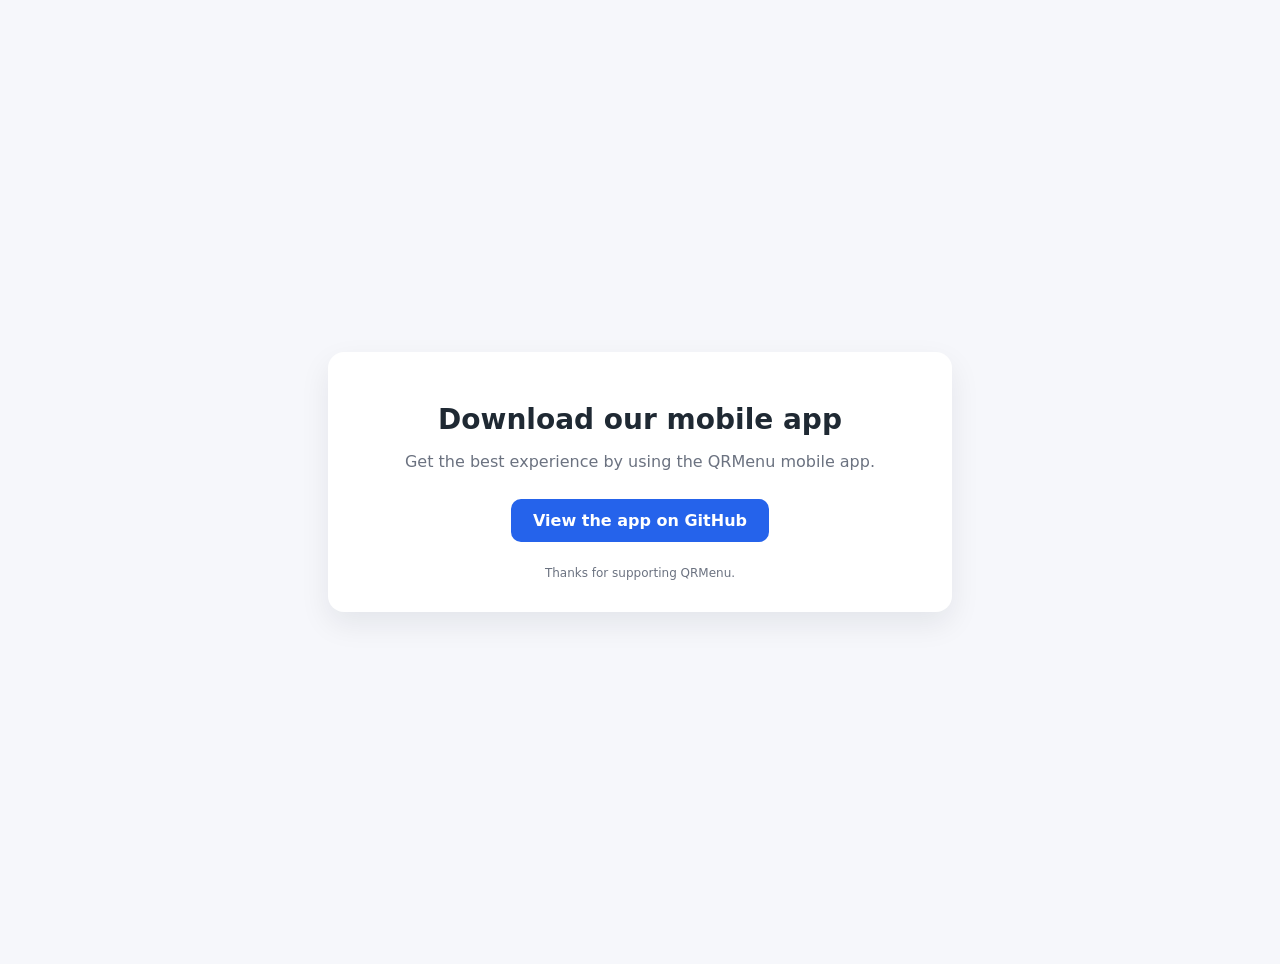
<file: static/menu.html>
<!DOCTYPE html>
<html lang="en">
<head>
  <meta charset="utf-8" />
  <meta name="viewport" content="width=device-width, initial-scale=1" />
  <title>QRMenu</title>
  <style>
    :root {
      color-scheme: light dark;
      --bg: #f6f7fb;
      --card: #ffffff;
      --text: #1f2933;
      --muted: #6b7280;
      --accent: #2563eb;
      --accent-hover: #1d4ed8;
    }

    body {
      margin: 0;
      font-family: "Segoe UI", system-ui, -apple-system, sans-serif;
      background: var(--bg);
      color: var(--text);
      display: flex;
      align-items: center;
      justify-content: center;
      min-height: 100vh;
      padding: 32px;
    }

    .card {
      max-width: 560px;
      width: 100%;
      background: var(--card);
      border-radius: 16px;
      box-shadow: 0 12px 30px rgba(17, 24, 39, 0.08);
      padding: 32px;
      text-align: center;
    }

    .title {
      font-size: 28px;
      margin-bottom: 12px;
    }

    .subtitle {
      font-size: 16px;
      color: var(--muted);
      margin-bottom: 28px;
    }

    .button {
      display: inline-block;
      text-decoration: none;
      background: var(--accent);
      color: #ffffff;
      padding: 12px 22px;
      border-radius: 10px;
      font-weight: 600;
      transition: background 0.2s ease;
    }

    .button:hover {
      background: var(--accent-hover);
    }

    .footer {
      margin-top: 24px;
      font-size: 12px;
      color: var(--muted);
    }
  </style>
</head>
<body>
  <main class="card">
    <h1 class="title">Download our mobile app</h1>
    <p class="subtitle">Get the best experience by using the QRMenu mobile app.</p>
    <a class="button" href="https://github.com/Pingeru/qrmenu-mobile" target="_blank" rel="noopener noreferrer">
      View the app on GitHub
    </a>
    <div class="footer">Thanks for supporting QRMenu.</div>
  </main>
</body>
</html>
</file>
